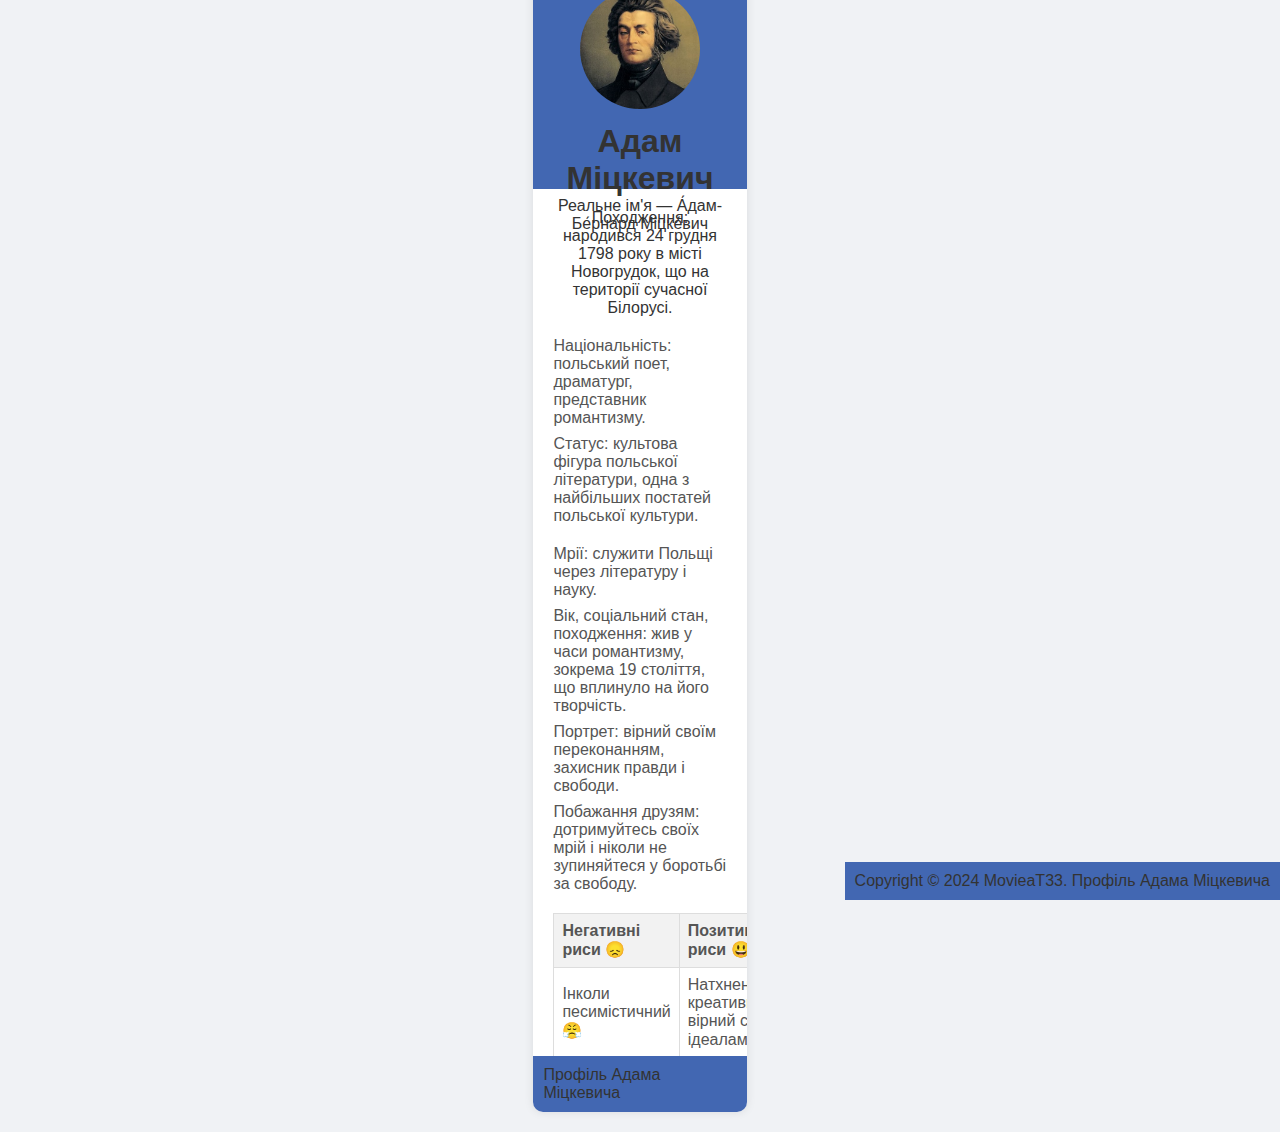
<file: adam.html>
<!DOCTYPE html>
<html lang="uk">
<head>
    <meta charset="UTF-8">
    <meta name="viewport" content="width=device-width, initial-scale=1.0">
    <title>Профіль Адама Міцкевича</title>
    <link rel="icon" type="image/x-icon" href="./favicon.ico">
    <link rel="stylesheet" href="./css/adam-style.css">
</head>
<body>

<main class="profiles">
    <section class="profile" id="adam-mickiewicz-profile">
        <header class="profile-header">
            <img src="./static/adam3000.jpg" alt="Фото Адама Міцкевича">
            <h1>Адам Міцкевич</h1>
            <p>Реальне ім'я — А́дам-Бе́рнард Міцке́вич</p>
        </header>

        <section class="profile-content">
            <p>Походження: народився 24 грудня 1798 року в місті Новогрудок, що на території сучасної Білорусі.</p>

            <article class="traits">
                <p>Національність: польський поет, драматург, представник романтизму.</p>
                <p>Статус: культова фігура польської літератури, одна з найбільших постатей польської культури.</p>
            </article>

            <article class="status">
                <p>Мрії: служити Польщі через літературу і науку.</p>
                <p>Вік, соціальний стан, походження: жив у часи романтизму, зокрема 19 століття, що вплинуло на його творчість.</p>
                <p>Портрет: вірний своїм переконанням, захисник правди і свободи.</p>
                <p>Побажання друзям: дотримуйтесь своїх мрій і ніколи не зупиняйтеся у боротьбі за свободу.</p>

                <table>
                    <thead>
                        <tr>
                            <th>Негативні риси 😞</th>
                            <th>Позитивні риси 😃</th>
                        </tr>
                    </thead>
                    <tbody>
                        <tr>
                            <td>Інколи песимістичний 😤</td>
                            <td>Натхненний, креативний, вірний своїм ідеалам 😇</td>
                        </tr>
                    </tbody>
                </table>
                
                <p>Оцінка: </p>
            </article>
        </section>

        <footer class="footer-text">
            <p>Профіль Адама Міцкевича</p>
        </footer>
    </section>
</main>

<footer class="copyright-text">
    <p>Copyright © 2024 MovieaT33. Профіль Адама Міцкевича</p>
</footer>
    
</body>
</html>
</file>
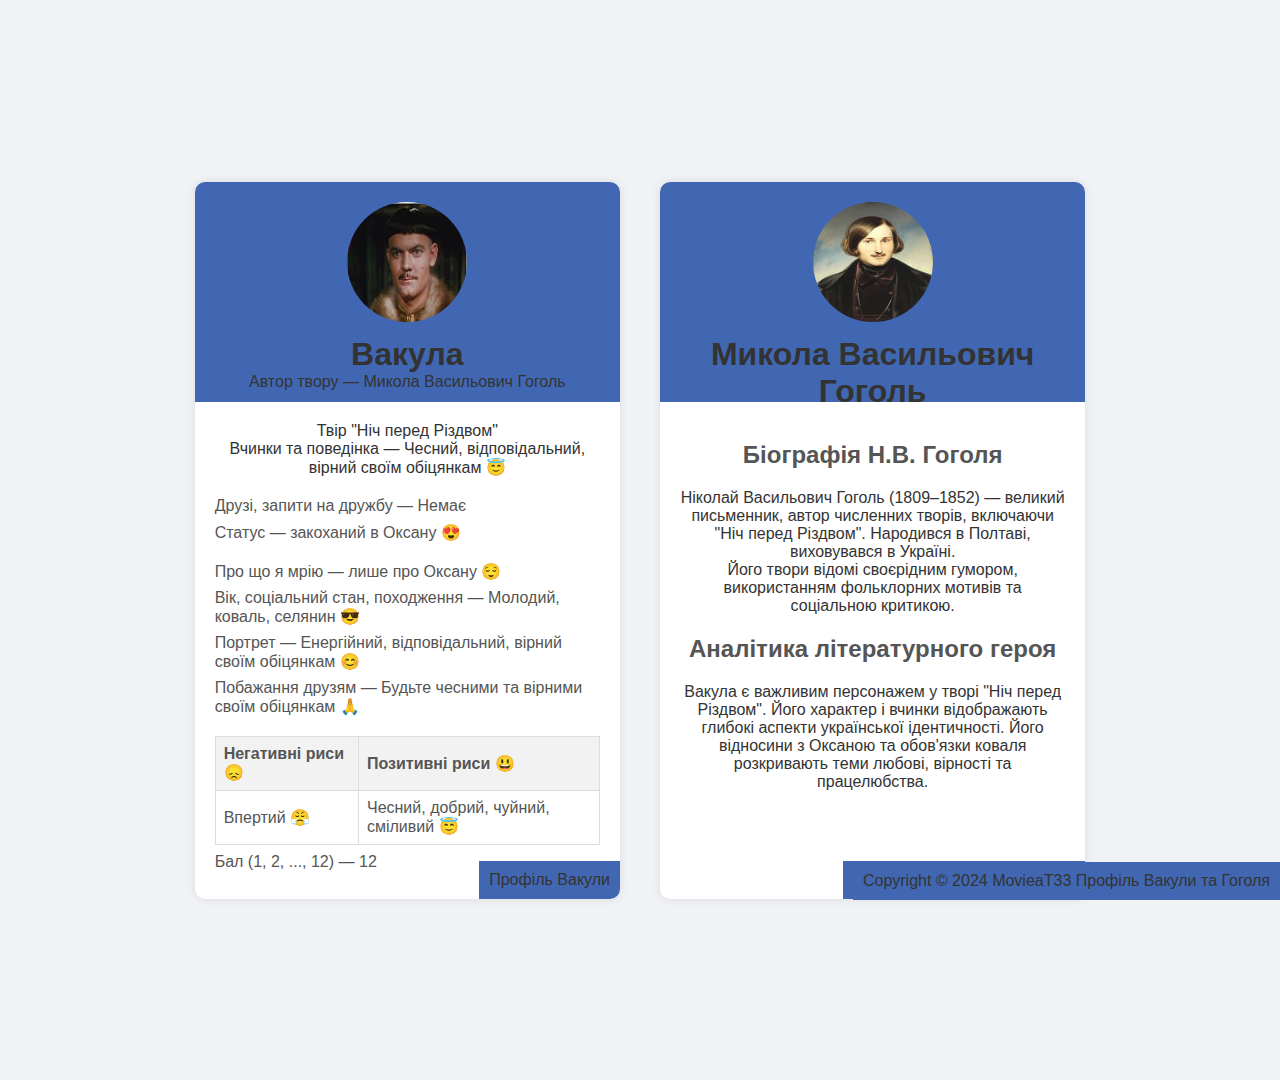
<file: vakula.html>
<!DOCTYPE html>
<html lang="uk">
<head>
    <meta charset="UTF-8">
    <meta name="viewport" content="width=device-width, initial-scale=1.0">
    <title>Профіль Вакули та Гоголя</title>
    <link rel="icon" type="image/x-icon" href="./favicon.ico">
    <link rel="stylesheet" href="./css/vakula-style.css">
</head>
<body>

<main class="profiles">
    <section class="profile" id="vakula-profile">
        <header class="profile-header">
            <img src="./static/vakula.jpg" alt="Фото Вакули">
            <h1>Вакула</h1>
            <p>Автор твору — Микола Васильович Гоголь</p>
        </header>

        <section class="profile-content">
            <p>Твір "Ніч перед Різдвом"</p>
            <p>Вчинки та поведінка — Чесний, відповідальний, вірний своїм обіцянкам 😇</p>

            <article class="traits">
                <p>Друзі, запити на дружбу — Немає</p>
                <p>Статус — закоханий в Оксану 😍</p>
            </article>

            <article class="status">
                <p>Про що я мрію — лише про Оксану 😌</p>
                <p>Вік, соціальний стан, походження — Молодий, коваль, селянин 😎</p>
                <p>Портрет — Енергійний, відповідальний, вірний своїм обіцянкам 😊</p>
                <p>Побажання друзям — Будьте чесними та вірними своїм обіцянкам 🙏</p>

                <table>
                    <tr>
                        <th>Негативні риси 😞</th>
                        <th>Позитивні риси 😃</th>
                    </tr>
                    <tr>
                        <td>Впертий 😤</td>
                        <td>Чесний, добрий, чуйний, сміливий 😇</td>
                    </tr>
                </table>
                
                <p>Бал (1, 2, ..., 12) — 12</p>
            </article>
        </section>

        <footer class="footer-text">
            <p>Профіль Вакули</p>
        </footer>
    </section>

    <section class="profile" id="gogol-profile">
        <header class="profile-header">
            <img src="./static/gogol.jpg" alt="Фото Гоголя">
            <h1>Микола Васильович Гоголь</h1>
        </header>

        <section class="profile-content">
            <article class="biography">
                <h2>Біографія Н.В. Гоголя</h2>
                <p>Ніколай Васильович Гоголь (1809–1852) — великий письменник, автор численних творів, включаючи "Ніч перед Різдвом". Народився в Полтаві, виховувався в Україні.</p>
                <p>Його твори відомі своєрідним гумором, використанням фольклорних мотивів та соціальною критикою.</p>
            </article>

            <article class="literary-analysis">
                <h2>Аналітика літературного героя</h2>
                <p>Вакула є важливим персонажем у творі "Ніч перед Різдвом". Його характер і вчинки відображають глибокі аспекти української ідентичності. Його відносини з Оксаною та обов'язки коваля розкривають теми любові, вірності та працелюбства.</p>
            </article>
        </section>

        <footer class="footer-text">
            <p>Біографія та аналітика Гоголя</p>
        </footer>
    </section>
</main>

<footer class="copyright-text">
    <p>Copyright © 2024 MovieaT33 Профіль Вакули та Гоголя</p>
</footer>

</body>
</html>
</file>
<file: css/adam-style.css>
body {
    font-family: 'Segoe UI', Tahoma, Geneva, Verdana, sans-serif;
    background-color: #f0f2f5;
    margin: 0;
    display: flex;
    justify-content: center;
    align-items: center;
    height: 120vh;
}

.profile {
    background-color: #fff;
    border-radius: 10px;
    box-shadow: 0 0 10px rgba(0, 0, 0, 0.1);
    overflow: hidden;
    display: flex;
    flex-direction: column;
    max-width: 600px;
    width: 33.3%;
    margin: 20px;
    position: relative;
}

.profile-header {
    background-color: #4267B2;
    color: rgba(255, 255, 255, 0.8);
    padding: 20px;
    text-align: center;
    height: 180px;
}


.profile-header img {
    width: 120px;
    height: 120px;
    border-radius: 50%;
    margin-bottom: 10px;
}

.profile-content {
    padding: 20px;
    color: #555;
    text-align: center;
}

h1, p {
    margin: 0;
    color: #333;
}

.traits, .status {
    margin-top: 20px;
    text-align: left;
}  

.traits p, .status p {
    margin: 8px 0;
    color: #555;
}

.footer-text {
    position: absolute;
    bottom: 0;
    right: 0;
    padding: 10px;
    background-color: #4267B2;
    color: rgba(255, 255, 255, 0.8);
}

.copyright-text {
    position: fixed;
    bottom: 0;
    right: 0;
    padding: 10px;
    background-color: #4267B2;
    color: rgba(255, 255, 255, 0.8);
}

table {
    width: 100%;
    border-collapse: collapse;
    margin-top: 20px;
}

th, td {
    border: 1px solid #ddd;
    padding: 8px;
    text-align: left;
}

th {
    background-color: #f2f2f2;
}

.profiles {
    display: flex;
    flex-direction: row;
    justify-content: center;
}
</file>
<file: css/vakula-style.css>
body {
    font-family: 'Segoe UI', Tahoma, Geneva, Verdana, sans-serif;
    background-color: #f0f2f5;
    margin: 0;
    display: flex;
    justify-content: center;
    align-items: center;
    height: 120vh;
}

.profile {
    background-color: #fff;
    border-radius: 10px;
    box-shadow: 0 0 10px rgba(0, 0, 0, 0.1);
    overflow: hidden;
    display: flex;
    flex-direction: column;
    max-width: 600px;
    width: 33.3%;
    margin: 20px;
    position: relative;
}

.profile-header {
    background-color: #4267B2;
    color: rgba(255, 255, 255, 0.8);
    padding: 20px;
    text-align: center;
    height: 180px;
}


.profile-header img {
    width: 120px;
    height: 120px;
    border-radius: 50%;
    margin-bottom: 10px;
}

.profile-content {
    padding: 20px;
    color: #555;
    text-align: center;
}

h1, p {
    margin: 0;
    color: #333;
}

.traits, .status {
    margin-top: 20px;
    text-align: left;
}  

.traits p, .status p {
    margin: 8px 0;
    color: #555;
}

.footer-text {
    position: absolute;
    bottom: 0;
    right: 0;
    padding: 10px;
    background-color: #4267B2;
    color: rgba(255, 255, 255, 0.8);
}

.copyright-text {
    position: fixed;
    bottom: 0;
    right: 0;
    padding: 10px;
    background-color: #4267B2;
    color: rgba(255, 255, 255, 0.8);
}

table {
    width: 100%;
    border-collapse: collapse;
    margin-top: 20px;
}

th, td {
    border: 1px solid #ddd;
    padding: 8px;
    text-align: left;
}

th {
    background-color: #f2f2f2;
}

.profiles {
    display: flex;
    flex-direction: row;
    justify-content: center;
}
</file>
